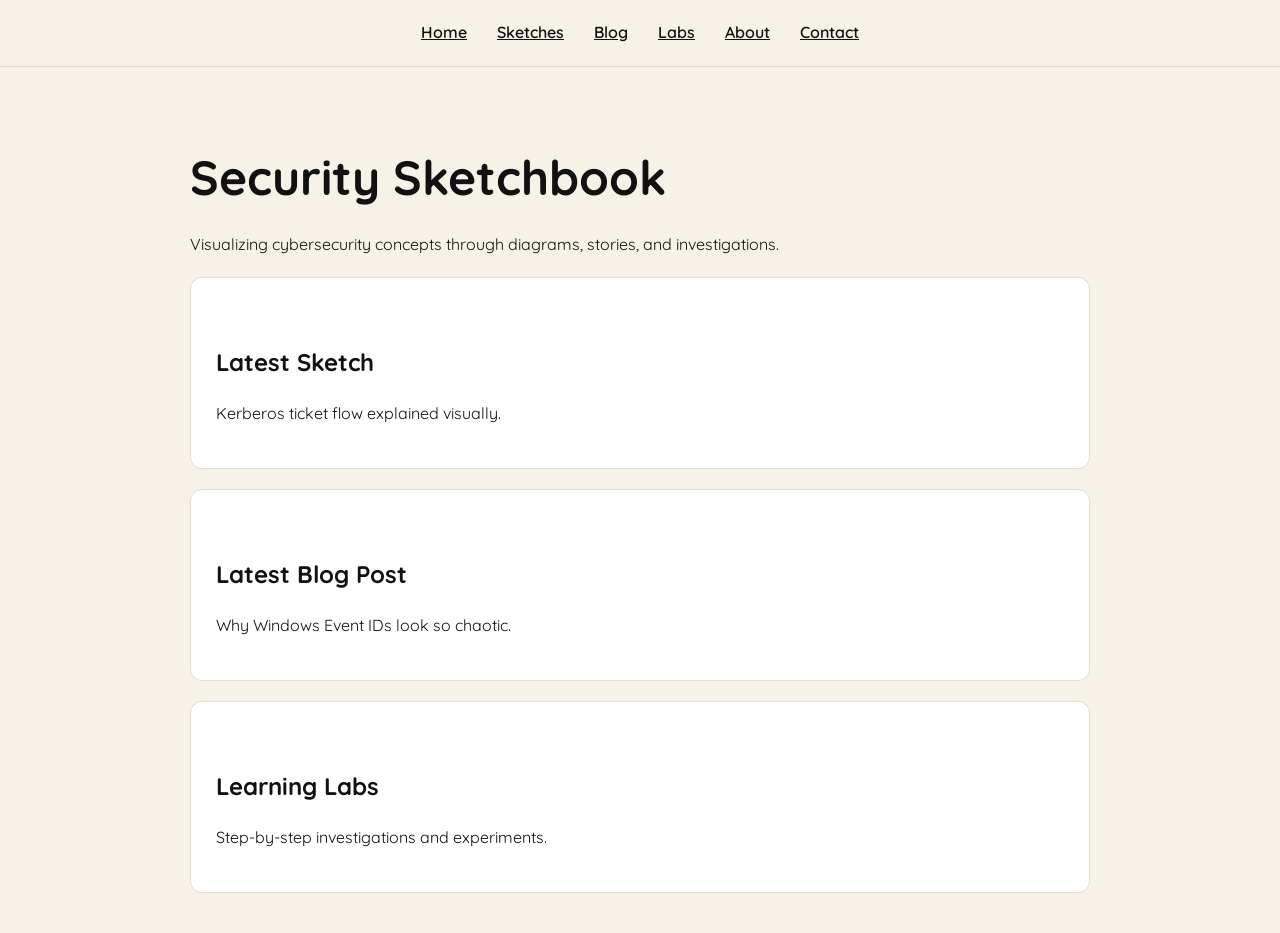
<file: securitysketchbook/index.html>
<!DOCTYPE html>
<html lang="en">
<head>
  <link href="https://fonts.googleapis.com/css2?family=Quicksand:wght@400;600;700&display=swap" rel="stylesheet">
  <meta charset="UTF-8">
  <meta name="viewport" content="width=device-width, initial-scale=1.0">
  <title>Security Sketchbook</title>
  <link rel="stylesheet" href="styles.css">
</head>
<body>

<nav>
<a href="index.html">Home</a>
<a href="sketches.html">Sketches</a>
<a href="blog.html">Blog</a>
<a href="labs.html">Labs</a>
<a href="about.html">About</a>
<a href="contact.html">Contact</a>
</nav>

<div class="container">

<h1>Security Sketchbook</h1>

<p>
Visualizing cybersecurity concepts through diagrams,
stories, and investigations.
</p>

<div class="card">
<h2>Latest Sketch</h2>
<p>Kerberos ticket flow explained visually.</p>
</div>

<div class="card">
<h2>Latest Blog Post</h2>
<p>Why Windows Event IDs look so chaotic.</p>
</div>

<div class="card">
<h2>Learning Labs</h2>
<p>Step-by-step investigations and experiments.</p>
</div>

</div>

</body>
</file>
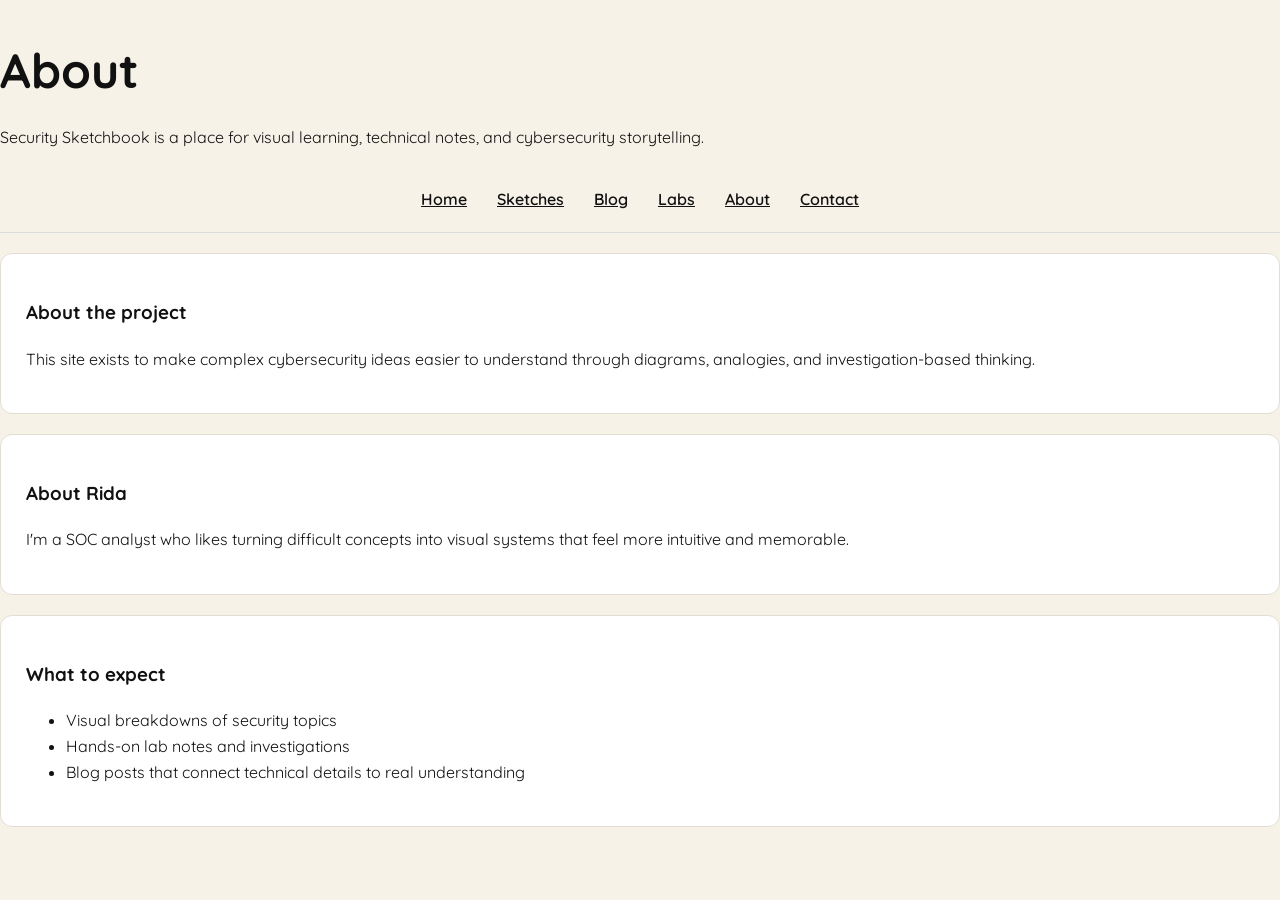
<file: securitysketchbook/about.html>
<!DOCTYPE html>
<html lang="en">
<head>
  <link href="https://fonts.googleapis.com/css2?family=Quicksand:wght@400;600;700&display=swap" rel="stylesheet">
  <meta charset="UTF-8">
  <meta name="viewport" content="width=device-width, initial-scale=1.0">
  <title>About | Security Sketchbook</title>
  <link rel="stylesheet" href="styles.css">
</head>
<body>
  <h1>About</h1>
  <p>Security Sketchbook is a place for visual learning, technical notes, and cybersecurity storytelling.</p>

  <nav>
    <a href="index.html">Home</a>
    <a href="sketches.html">Sketches</a>
    <a href="blog.html">Blog</a>
    <a href="labs.html">Labs</a>
    <a href="about.html">About</a>
    <a href="contact.html">Contact</a>
  </nav>

  <div class="card">
    <h3>About the project</h3>
    <p>This site exists to make complex cybersecurity ideas easier to understand through diagrams, analogies, and investigation-based thinking.</p>
  </div>

  <div class="card">
    <h3>About Rida</h3>
    <p>I'm a SOC analyst who likes turning difficult concepts into visual systems that feel more intuitive and memorable.</p>
  </div>

  <div class="card">
    <h3>What to expect</h3>
    <ul>
      <li>Visual breakdowns of security topics</li>
      <li>Hands-on lab notes and investigations</li>
      <li>Blog posts that connect technical details to real understanding</li>
    </ul>
  </div>
</body>
</html>
</file>
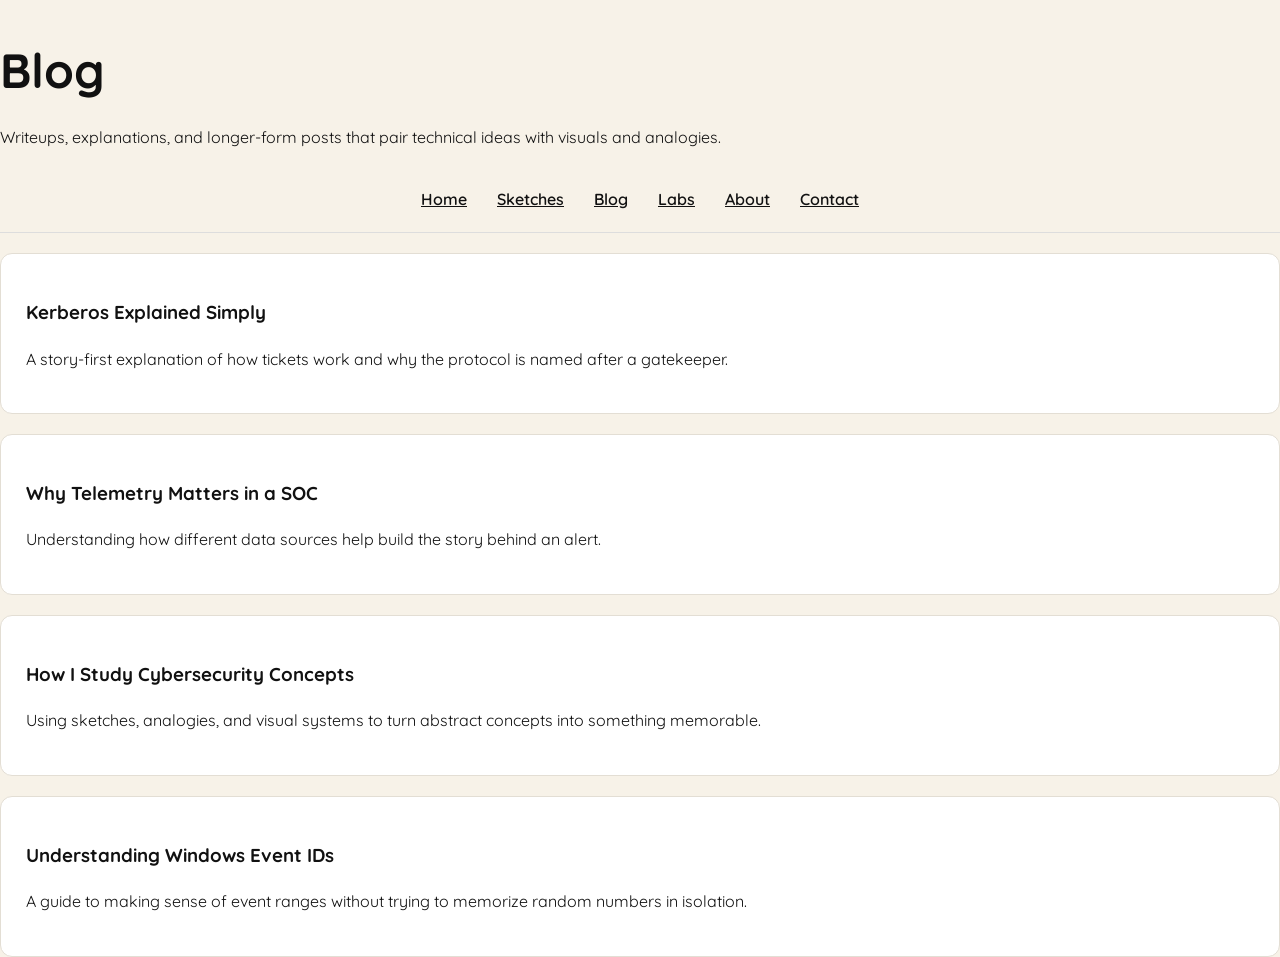
<file: securitysketchbook/blog.html>
<!DOCTYPE html>
<html lang="en">
<head>
  <link href="https://fonts.googleapis.com/css2?family=Quicksand:wght@400;600;700&display=swap" rel="stylesheet">
  <meta charset="UTF-8">
  <meta name="viewport" content="width=device-width, initial-scale=1.0">
  <title>Blog | Security Sketchbook</title>
  <link rel="stylesheet" href="styles.css">
</head>
<body>
  <h1>Blog</h1>
  <p>Writeups, explanations, and longer-form posts that pair technical ideas with visuals and analogies.</p>

  <nav>
    <a href="index.html">Home</a>
    <a href="sketches.html">Sketches</a>
    <a href="blog.html">Blog</a>
    <a href="labs.html">Labs</a>
    <a href="about.html">About</a>
    <a href="contact.html">Contact</a>
  </nav>

  <div class="card">
    <h3>Kerberos Explained Simply</h3>
    <p class="muted">A story-first explanation of how tickets work and why the protocol is named after a gatekeeper.</p>
  </div>
  <div class="card">
    <h3>Why Telemetry Matters in a SOC</h3>
    <p class="muted">Understanding how different data sources help build the story behind an alert.</p>
  </div>
  <div class="card">
    <h3>How I Study Cybersecurity Concepts</h3>
    <p class="muted">Using sketches, analogies, and visual systems to turn abstract concepts into something memorable.</p>
  </div>
  <div class="card">
    <h3>Understanding Windows Event IDs</h3>
    <p class="muted">A guide to making sense of event ranges without trying to memorize random numbers in isolation.</p>
  </div>
</body>
</html>
</file>
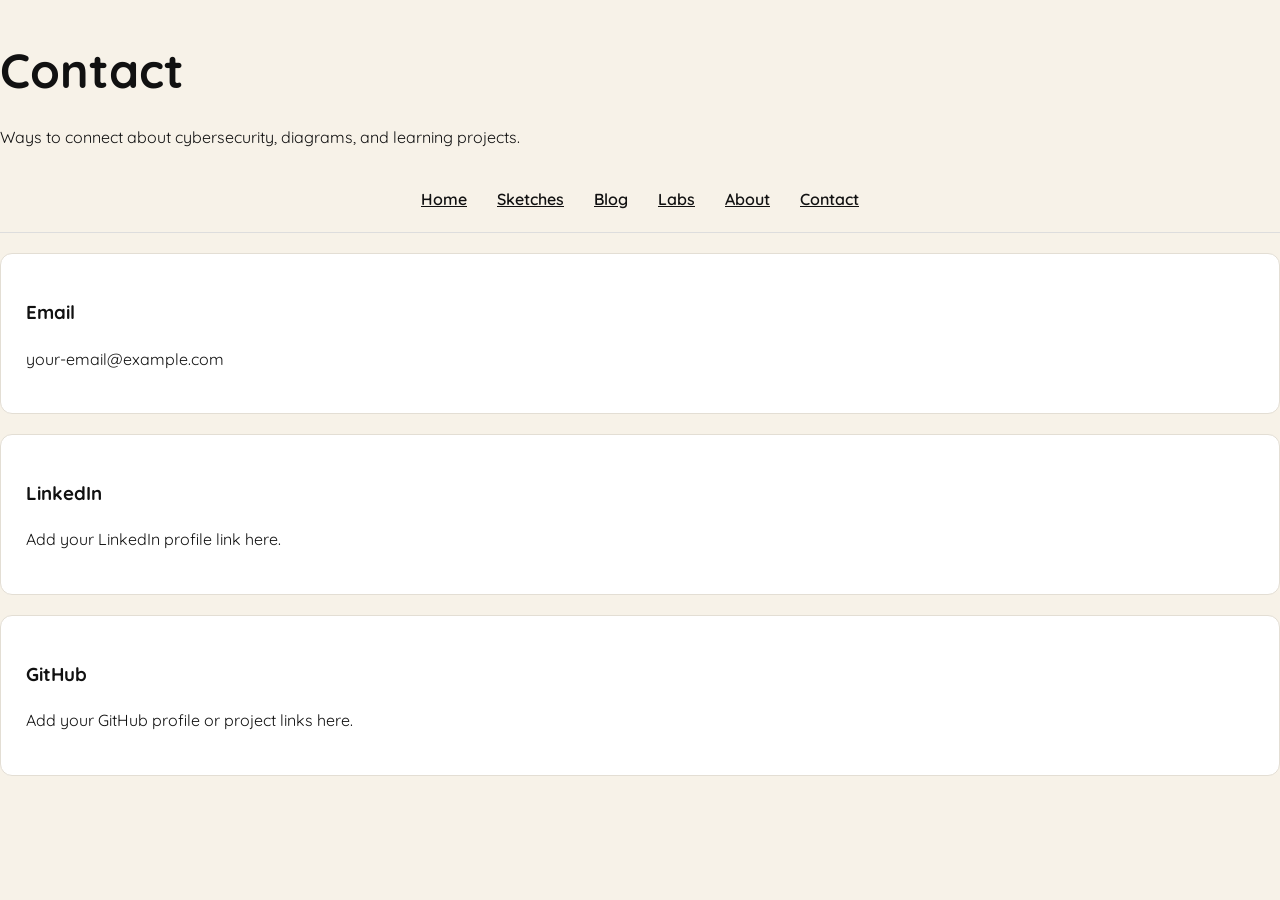
<file: securitysketchbook/contact.html>
<!DOCTYPE html>
<html lang="en">
<head>
  <link href="https://fonts.googleapis.com/css2?family=Quicksand:wght@400;600;700&display=swap" rel="stylesheet">
  <meta charset="UTF-8">
  <meta name="viewport" content="width=device-width, initial-scale=1.0">
  <title>Contact | Security Sketchbook</title>
  <link rel="stylesheet" href="styles.css">
</head>
<body>
  <h1>Contact</h1>
  <p>Ways to connect about cybersecurity, diagrams, and learning projects.</p>

  <nav>
    <a href="index.html">Home</a>
    <a href="sketches.html">Sketches</a>
    <a href="blog.html">Blog</a>
    <a href="labs.html">Labs</a>
    <a href="about.html">About</a>
    <a href="contact.html">Contact</a>
  </nav>

  <div class="card">
    <h3>Email</h3>
    <p>your-email@example.com</p>
  </div>
  <div class="card">
    <h3>LinkedIn</h3>
    <p>Add your LinkedIn profile link here.</p>
  </div>
  <div class="card">
    <h3>GitHub</h3>
    <p>Add your GitHub profile or project links here.</p>
  </div>
</body>
</html>
</file>
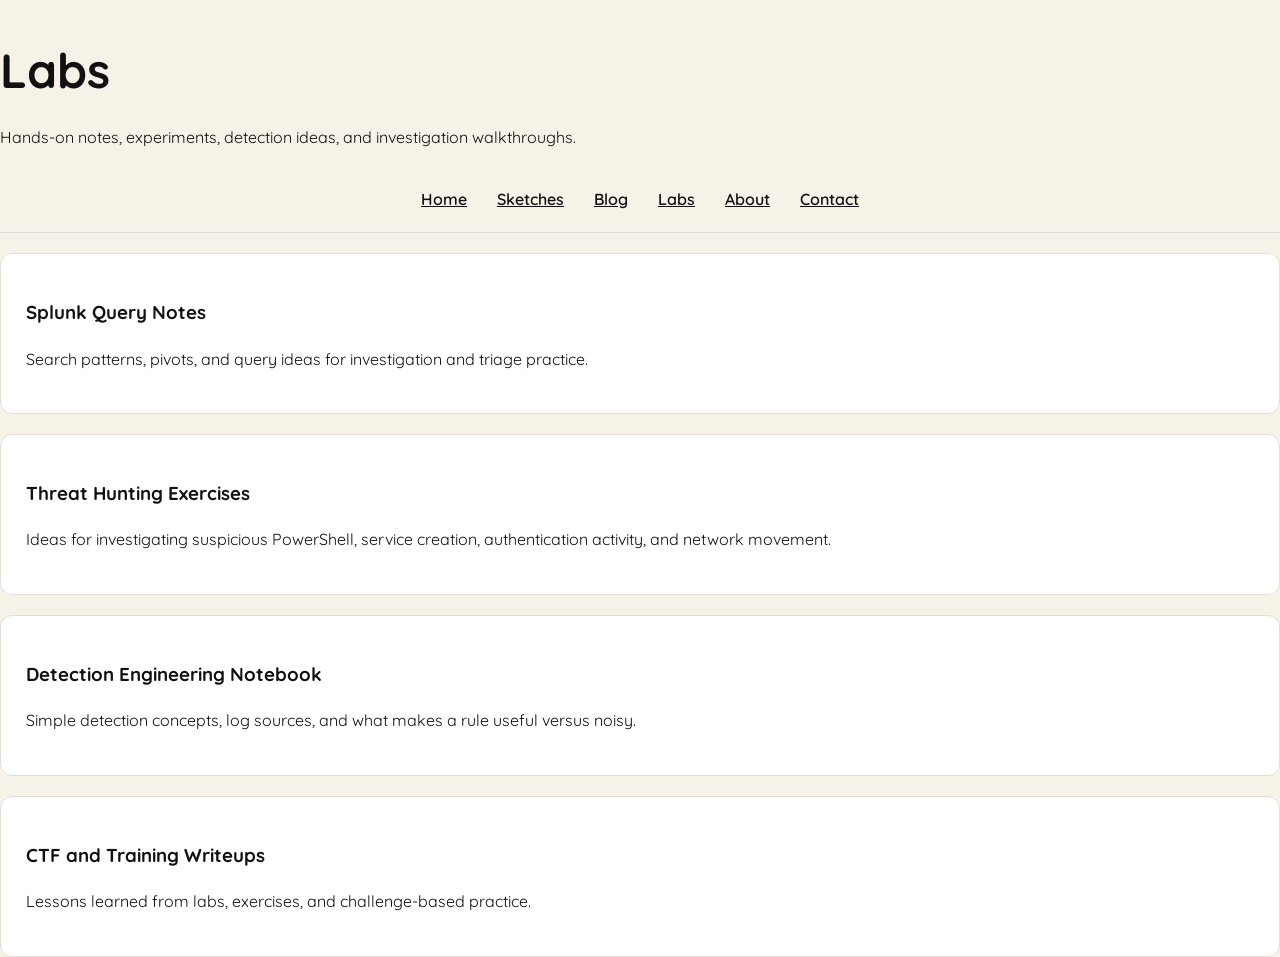
<file: securitysketchbook/labs.html>
<!DOCTYPE html>
<html lang="en">
<head>
  <link href="https://fonts.googleapis.com/css2?family=Quicksand:wght@400;600;700&display=swap" rel="stylesheet">
  <meta charset="UTF-8">
  <meta name="viewport" content="width=device-width, initial-scale=1.0">
  <title>Labs | Security Sketchbook</title>
  <link rel="stylesheet" href="styles.css">
</head>
<body>
  <h1>Labs</h1>
  <p>Hands-on notes, experiments, detection ideas, and investigation walkthroughs.</p>

  <nav>
    <a href="index.html">Home</a>
    <a href="sketches.html">Sketches</a>
    <a href="blog.html">Blog</a>
    <a href="labs.html">Labs</a>
    <a href="about.html">About</a>
    <a href="contact.html">Contact</a>
  </nav>

  <div class="card">
    <h3>Splunk Query Notes</h3>
    <p>Search patterns, pivots, and query ideas for investigation and triage practice.</p>
  </div>
  <div class="card">
    <h3>Threat Hunting Exercises</h3>
    <p>Ideas for investigating suspicious PowerShell, service creation, authentication activity, and network movement.</p>
  </div>
  <div class="card">
    <h3>Detection Engineering Notebook</h3>
    <p>Simple detection concepts, log sources, and what makes a rule useful versus noisy.</p>
  </div>
  <div class="card">
    <h3>CTF and Training Writeups</h3>
    <p>Lessons learned from labs, exercises, and challenge-based practice.</p>
  </div>
</body>
</html>
</file>
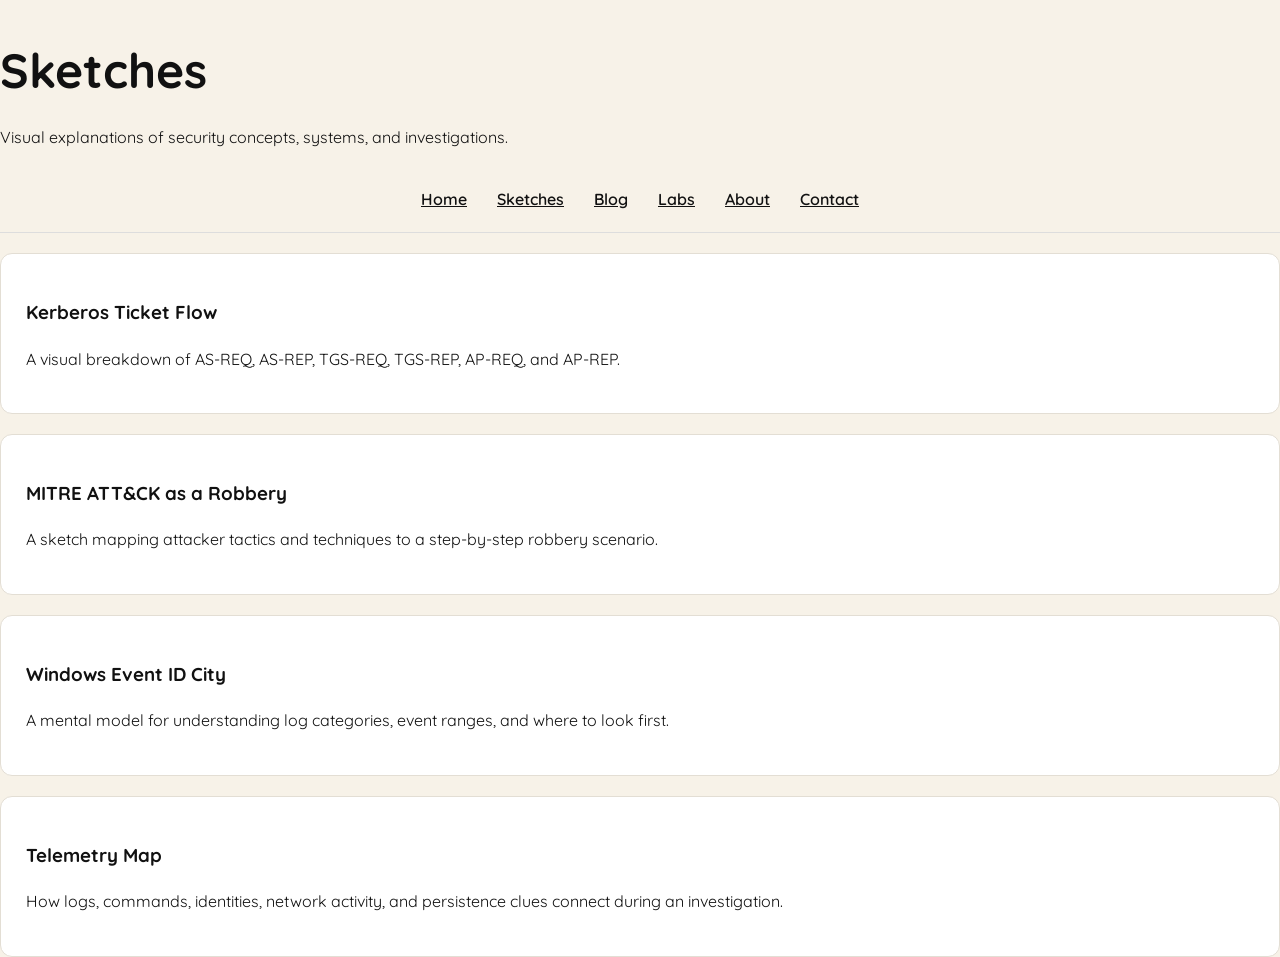
<file: securitysketchbook/sketches.html>
<!DOCTYPE html>
<html lang="en">
<head>
  <link href="https://fonts.googleapis.com/css2?family=Quicksand:wght@400;600;700&display=swap" rel="stylesheet">
  <meta charset="UTF-8">
  <meta name="viewport" content="width=device-width, initial-scale=1.0">
  <title>Sketches | Security Sketchbook</title>
  <link rel="stylesheet" href="styles.css">
</head>
<body>
  <h1>Sketches</h1>
  <p>Visual explanations of security concepts, systems, and investigations.</p>

  <nav>
    <a href="index.html">Home</a>
    <a href="sketches.html">Sketches</a>
    <a href="blog.html">Blog</a>
    <a href="labs.html">Labs</a>
    <a href="about.html">About</a>
    <a href="contact.html">Contact</a>
  </nav>

  <div class="card">
    <h3>Kerberos Ticket Flow</h3>
    <p>A visual breakdown of AS-REQ, AS-REP, TGS-REQ, TGS-REP, AP-REQ, and AP-REP.</p>
  </div>
  <div class="card">
    <h3>MITRE ATT&amp;CK as a Robbery</h3>
    <p>A sketch mapping attacker tactics and techniques to a step-by-step robbery scenario.</p>
  </div>
  <div class="card">
    <h3>Windows Event ID City</h3>
    <p>A mental model for understanding log categories, event ranges, and where to look first.</p>
  </div>
  <div class="card">
    <h3>Telemetry Map</h3>
    <p>How logs, commands, identities, network activity, and persistence clues connect during an investigation.</p>
  </div>
</body>
</html>
</file>
<file: securitysketchbook/styles.css>
{
  box-sizing: border-box;
}

body {
  margin: 0;
  padding: 0;
  font-family: 'Quicksand', sans-serif;
  background: #f7f2e8;
  color: #111;
  line-height: 1.6;
}

/* Navigation */

nav {
  display: flex;
  justify-content: center;
  gap: 30px;
  padding: 20px;
  border-bottom: 1px solid #ddd;
}

nav a {
  font-weight: 600;
  color: #111;
}

/* Main container */

.container {
  max-width: 900px;
  margin: auto;
  padding: 40px 20px;
}

/* Page title */

h1 {
  font-size: 48px;
  margin-bottom: 10px;
}

h2 {
  margin-top: 40px;
}

/* Card sections */

.card {
  background: #ffffff;
  padding: 25px;
  margin-top: 20px;
  border-radius: 12px;
  border: 1px solid #e3ded4;
}

/* Links */

a {
  color: #111;
}

a:hover {
  opacity: 0.7;
}
</file>
